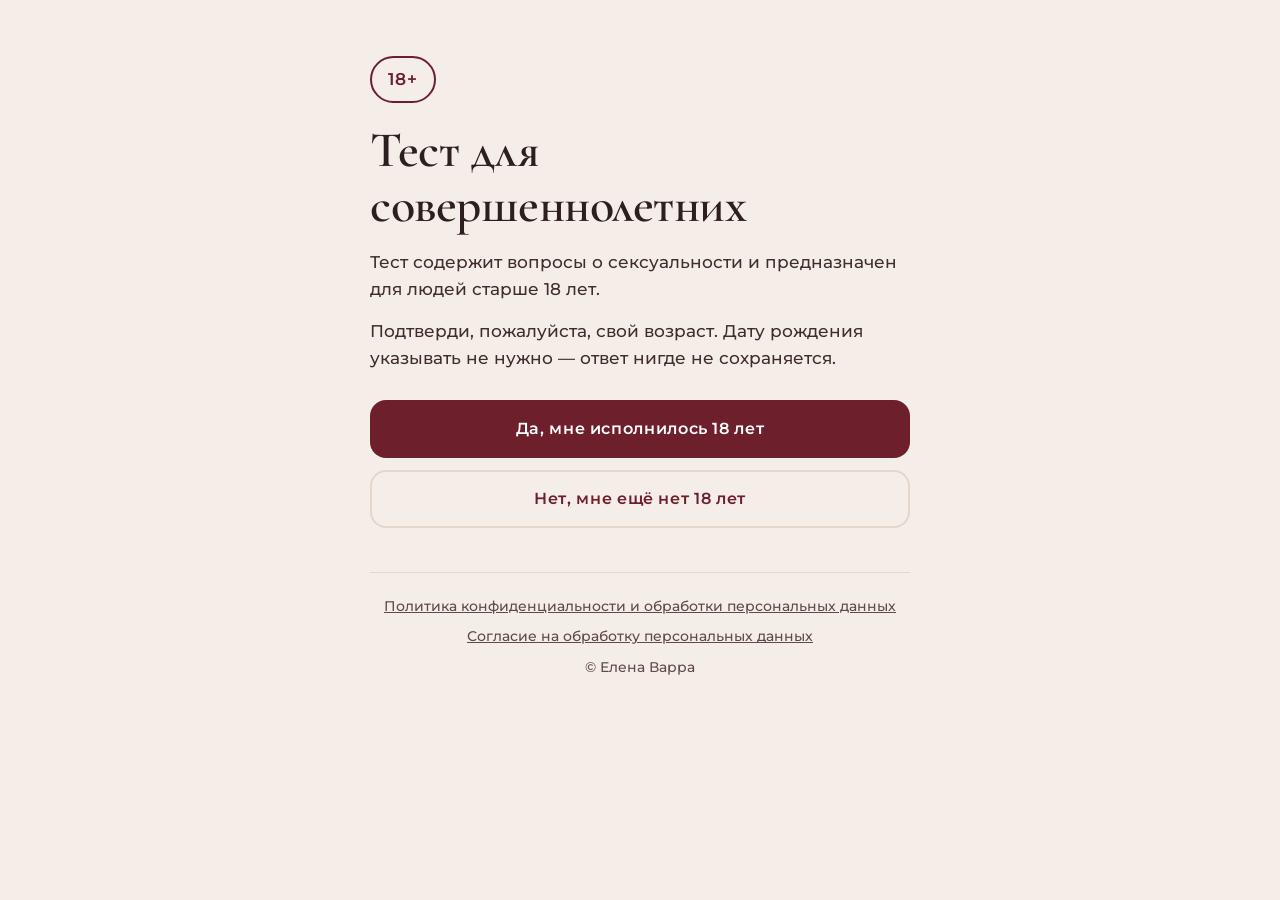
<file: index.html>
<!doctype html>
<html lang="ru">
<head>
<meta charset="utf-8">
<meta name="viewport" content="width=device-width, initial-scale=1">
<title>Какой сексуальный сценарий управляет тобой?</title>
<meta name="description" content="Авторский скрининг: узнай, какие сценарии влияют на твоё возбуждение, удовольствие и оргазм.">
<link rel="preload" href="fonts/CormorantGaramond-normal-500-cyrillic.woff2" as="font" type="font/woff2" crossorigin>
<link rel="preload" href="fonts/Montserrat-normal-400-cyrillic.woff2" as="font" type="font/woff2" crossorigin>
<link rel="stylesheet" href="fonts.css?v=202609250000">
<link rel="stylesheet" href="style.css?v=202609250000">
</head>
<body>
<main class="wrap">
  <p class="loading" id="loading">Загрузка…</p>

  <section id="s-age" hidden>
    <p class="age-badge" id="age-badge"></p>
    <h1 id="age-title"></h1>
    <div class="prose" id="age-text"></div>
    <div id="age-ask">
      <button class="btn" id="age-yes" type="button"></button>
      <button class="btn ghost" id="age-no" type="button"></button>
    </div>
    <p class="age-denied" id="age-denied" hidden role="alert"></p>
  </section>

  <section id="s-start" hidden>
    <p class="marker" id="start-marker"></p>
    <h1 id="start-title"></h1>
    <p class="subtitle" id="start-subtitle"></p>
    <div class="prose" id="start-texts"></div>
    <div class="chips" id="start-chips"></div>
    <blockquote class="accent" id="start-accent"></blockquote>
    <button class="btn" id="start-btn" type="button"></button>
    <p class="muted" id="start-instruction"></p>
  </section>

  <section id="s-question" hidden>
    <div class="q-top">
      <span class="muted small" id="q-counter"></span>
    </div>
    <div class="progress" aria-hidden="true"><i id="q-bar"></i></div>
    <p class="q-text" id="q-text"></p>
    <div class="options" id="q-options"></div>
    <button class="link-btn" id="q-back" type="button"></button>
  </section>

  <section id="s-form" hidden>
    <h2 id="form-title"></h2>
    <div class="prose" id="form-text"></div>
    <form id="lead-form" novalidate>
      <label class="field-label" for="f-name" id="form-name"></label>
      <input type="text" id="f-name" autocomplete="given-name">
      <span class="field-label" id="form-channel"></span>
      <div class="seg" id="f-methods" role="group"></div>
      <label class="field-label" for="f-contact" id="form-contact"></label>
      <input type="text" id="f-contact" autocomplete="off">
      <label class="consent">
        <input type="checkbox" id="f-consent">
        <span><span id="form-consent"></span> <a href="consent.html" target="_blank" rel="noopener" id="form-consent-link"></a></span>
      </label>
      <p class="error" id="f-error" role="alert"></p>
      <button class="btn" type="submit" id="form-btn"></button>
    </form>
    <button class="link-btn" id="form-back" type="button"></button>
  </section>

  <section id="s-result" hidden>
    <h1 id="r-title"></h1>
    <div class="prose" id="r-intro"></div>
    <div id="r-cards"></div>
    <p class="transition" id="r-transition"></p>
    <div class="consult" id="consult">
      <h2 id="c-title"></h2>
      <div class="prose" id="c-text"></div>
      <p class="price" id="c-price"></p>
      <button class="btn" id="c-btn" type="button" aria-expanded="false"></button>
      <div class="channels" id="c-channels" hidden>
        <p class="muted small" id="c-choose"></p>
        <div class="channel-grid" id="c-links"></div>
      </div>
    </div>
    <p class="center"><a class="text-link" id="r-channel" target="_blank" rel="noopener"></a></p>
    <p class="center"><button class="link-btn" id="r-restart" type="button"></button></p>
  </section>

  <footer class="footer" id="footer" hidden>
    <a href="policy.html" target="_blank" rel="noopener" id="footer-policy"></a>
    <a href="consent.html" target="_blank" rel="noopener" id="footer-consent"></a>
    <span class="muted small" id="footer-copyright"></span>
  </footer>
</main>

<script src="config.js?v=202609250000"></script>
<script src="content.js?v=202609250000"></script>
<script src="sheet.js?v=202609250000"></script>
<script src="app.js?v=202609250000"></script>
</body>
</html>
</file>
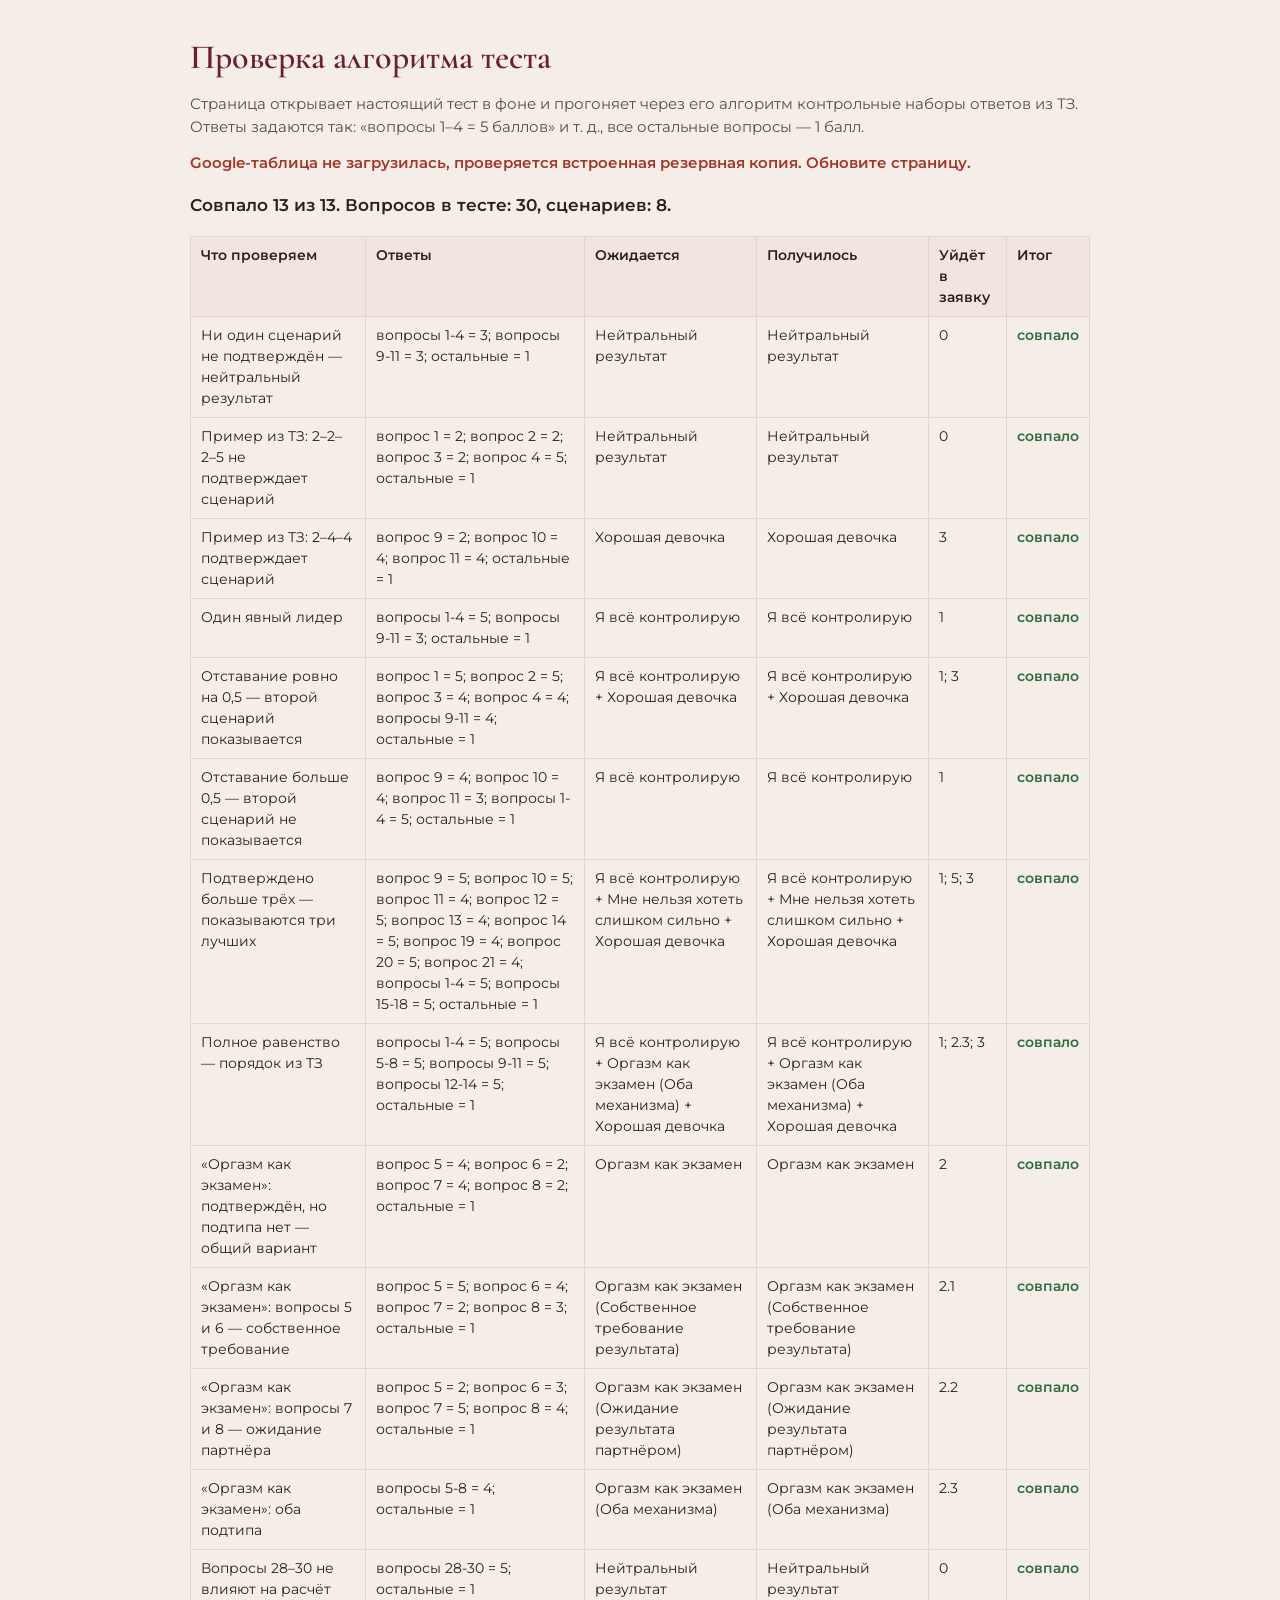
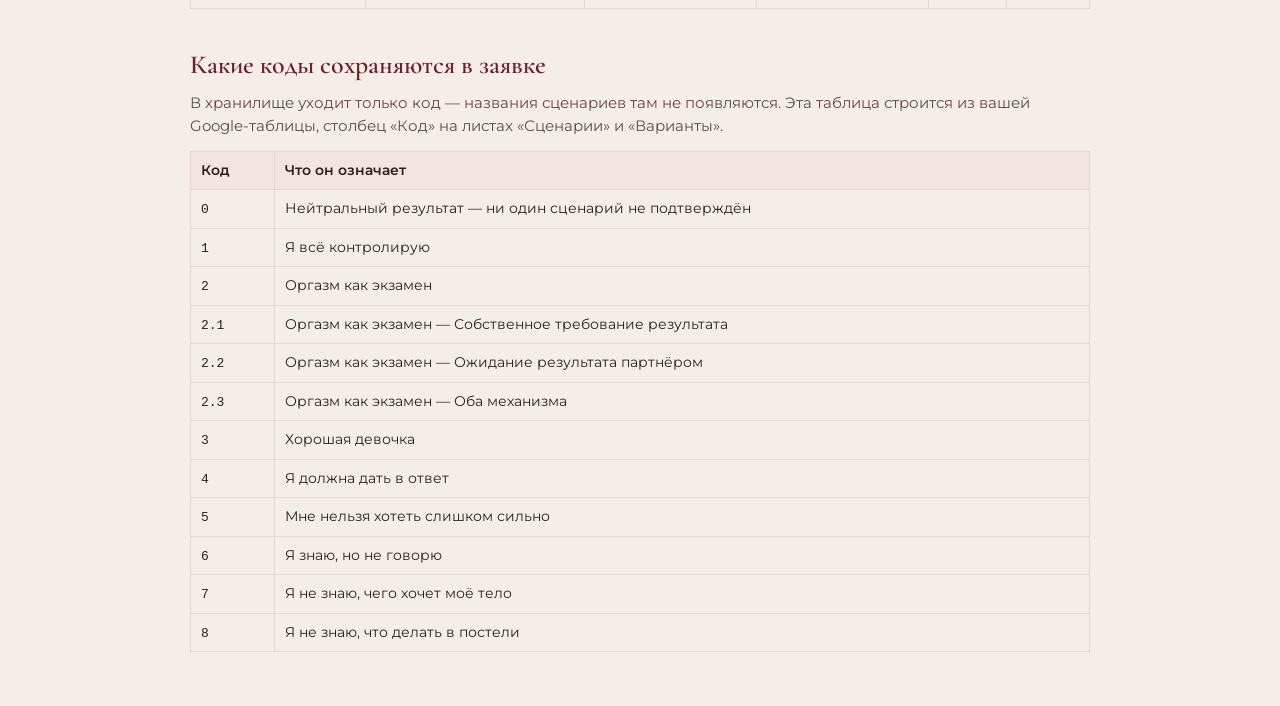
<file: checks.html>
<!doctype html>
<html lang="ru">
<head>
<meta charset="utf-8">
<meta name="viewport" content="width=device-width, initial-scale=1">
<meta name="robots" content="noindex">
<title>Проверка алгоритма теста</title>
<link rel="stylesheet" href="fonts.css?v=202609250000">
<script src="config.js?v=202609250000"></script>
<style>
body { margin: 0; background: #f5eee8; color: #2d1f1f; font: 15px/1.5 "Montserrat", Arial, sans-serif; }
.wrap { max-width: 900px; margin: 0 auto; padding: 32px 18px 60px; }
h1 { font-family: "Cormorant Garamond", Georgia, serif; font-size: 34px; color: #6d1f2b; margin: 0 0 10px; }
h2 { font-family: "Cormorant Garamond", Georgia, serif; font-size: 26px; color: #6d1f2b; margin: 36px 0 8px; }
p { margin: 0 0 14px; }
.total { font-weight: 600; font-size: 17px; margin: 18px 0; }
table { border-collapse: collapse; width: 100%; font-size: 14px; }
th, td { border: 1px solid #e4d6cb; padding: 8px 10px; text-align: left; vertical-align: top; }
th { background: #f2e4e1; }
.ok { color: #2e6b3f; font-weight: 600; }
.fail { color: #a3362a; font-weight: 600; }
code { font-family: Consolas, monospace; font-size: 13px; }
.muted { color: #5f4b46; }
</style>
</head>
<body>
<div class="wrap">
  <h1>Проверка алгоритма теста</h1>
  <p class="muted">Страница открывает настоящий тест в фоне и прогоняет через его алгоритм контрольные наборы ответов из ТЗ.
  Ответы задаются так: «вопросы 1–4 = 5 баллов» и т. д., все остальные вопросы — 1 балл.</p>
  <p id="source" class="muted">Проверяется источник контента…</p>
  <p class="total" id="total">Выполняется…</p>
  <table>
    <thead><tr><th>Что проверяем</th><th>Ответы</th><th>Ожидается</th><th>Получилось</th><th>Уйдёт в заявку</th><th>Итог</th></tr></thead>
    <tbody id="rows"></tbody>
  </table>

  <h2>Какие коды сохраняются в заявке</h2>
  <p class="muted">В хранилище уходит только код — названия сценариев там не появляются.
  Эта таблица строится из вашей Google-таблицы, столбец «Код» на листах «Сценарии» и «Варианты».</p>
  <table>
    <thead><tr><th>Код</th><th>Что он означает</th></tr></thead>
    <tbody id="codes"></tbody>
  </table>
</div>
<iframe id="app" src="index.html" style="width:0;height:0;border:0;position:absolute;left:-9999px" title="тест"></iframe>
<script>
const CASES = [
  { name: "Ни один сценарий не подтверждён — нейтральный результат", answers: { "1-4": 3, "9-11": 3 },
    expect: ["Нейтральный результат"] },
  { name: "Пример из ТЗ: 2–2–2–5 не подтверждает сценарий", answers: { "1": 2, "2": 2, "3": 2, "4": 5 },
    expect: ["Нейтральный результат"] },
  { name: "Пример из ТЗ: 2–4–4 подтверждает сценарий", answers: { "9": 2, "10": 4, "11": 4 },
    expect: ["Хорошая девочка"] },
  { name: "Один явный лидер", answers: { "1-4": 5, "9-11": 3 },
    expect: ["Я всё контролирую"] },
  { name: "Отставание ровно на 0,5 — второй сценарий показывается", answers: { "1": 5, "2": 5, "3": 4, "4": 4, "9-11": 4 },
    expect: ["Я всё контролирую", "Хорошая девочка"] },
  { name: "Отставание больше 0,5 — второй сценарий не показывается", answers: { "1-4": 5, "9": 4, "10": 4, "11": 3 },
    expect: ["Я всё контролирую"] },
  { name: "Подтверждено больше трёх — показываются три лучших", answers: { "1-4": 5, "9": 5, "10": 5, "11": 4, "12": 5, "13": 4, "14": 5, "15-18": 5, "19": 4, "20": 5, "21": 4 },
    expect: ["Я всё контролирую", "Мне нельзя хотеть слишком сильно", "Хорошая девочка"] },
  { name: "Полное равенство — порядок из ТЗ", answers: { "1-4": 5, "5-8": 5, "9-11": 5, "12-14": 5 },
    expect: ["Я всё контролирую", "Оргазм как экзамен (Оба механизма)", "Хорошая девочка"] },
  { name: "«Оргазм как экзамен»: подтверждён, но подтипа нет — общий вариант", answers: { "5": 4, "6": 2, "7": 4, "8": 2 },
    expect: ["Оргазм как экзамен"] },
  { name: "«Оргазм как экзамен»: вопросы 5 и 6 — собственное требование", answers: { "5": 5, "6": 4, "7": 2, "8": 3 },
    expect: ["Оргазм как экзамен (Собственное требование результата)"] },
  { name: "«Оргазм как экзамен»: вопросы 7 и 8 — ожидание партнёра", answers: { "5": 2, "6": 3, "7": 5, "8": 4 },
    expect: ["Оргазм как экзамен (Ожидание результата партнёром)"] },
  { name: "«Оргазм как экзамен»: оба подтипа", answers: { "5-8": 4 },
    expect: ["Оргазм как экзамен (Оба механизма)"] },
  { name: "Вопросы 28–30 не влияют на расчёт", answers: { "28-30": 5 },
    expect: ["Нейтральный результат"] }
];

function build(spec, total) {
  const answers = {};
  for (let n = 1; n <= total; n++) answers[n] = 1;
  for (const [range, value] of Object.entries(spec)) {
    const [from, to] = range.split("-").map(Number);
    for (let n = from; n <= (to || from); n++) answers[n] = value;
  }
  return answers;
}

function describe(spec) {
  return Object.entries(spec).map(([r, v]) => `${r.includes("-") ? "вопросы " : "вопрос "}${r} = ${v}`).join("; ") + "; остальные = 1";
}

document.getElementById("app").addEventListener("load", async () => {
  const app = document.getElementById("app").contentWindow;
  await app.TestApp.ready;
  const content = app.TestApp.content;
  const source = app.TestApp.source;
  const note = document.getElementById("source");
  if (source === "sheet") {
    note.className = "ok";
    note.textContent = "Вопросы и настройки взяты из Google-таблицы — проверяется актуальная версия теста.";
  } else {
    note.className = "fail";
    note.textContent = source === "config"
      ? "Google-таблица не подключена в настройках — проверяется встроенная копия теста."
      : "Google-таблица не загрузилась, проверяется встроенная резервная копия. Обновите страницу.";
  }
  const total = content.questions.length;
  const rows = document.getElementById("rows");
  let passed = 0;
  CASES.forEach(c => {
    const got = app.TestApp.resultLabels(app.TestApp.computeResult(content, build(c.answers, total)));
    const ok = JSON.stringify(got) === JSON.stringify(c.expect);
    if (ok) passed++;
    const tr = document.createElement("tr");
    const codes = app.TestApp.resultCodes(app.TestApp.computeResult(content, build(c.answers, total)));
    [c.name, describe(c.answers), c.expect.join(" + "), got.join(" + "), codes.join("; ")].forEach(text => {
      const td = document.createElement("td");
      td.textContent = text;
      tr.appendChild(td);
    });
    const last = document.createElement("td");
    last.className = ok ? "ok" : "fail";
    last.textContent = ok ? "совпало" : "не совпало";
    tr.appendChild(last);
    rows.appendChild(tr);
  });
  const codeRows = document.getElementById("codes");
  const codeList = [["0", "Нейтральный результат — ни один сценарий не подтверждён"]];
  content.scenarios.forEach(sc => {
    const vs = content.variants.filter(v => v.scenario === sc.name);
    if (!vs.length) codeList.push([sc.code, sc.name]);
    else vs.forEach(v => codeList.push([v.code, sc.name + (v.type === "общий" ? "" : " — " + v.name)]));
  });
  codeList.forEach(([code, label]) => {
    const tr = document.createElement("tr");
    const c1 = document.createElement("td");
    c1.innerHTML = "<code>" + code + "</code>";
    const c2 = document.createElement("td");
    c2.textContent = label;
    tr.append(c1, c2);
    codeRows.appendChild(tr);
  });

  document.getElementById("total").textContent =
    `Совпало ${passed} из ${CASES.length}. Вопросов в тесте: ${total}, сценариев: ${content.scenarios.length}.`;
});
</script>
</body>
</html>
</file>
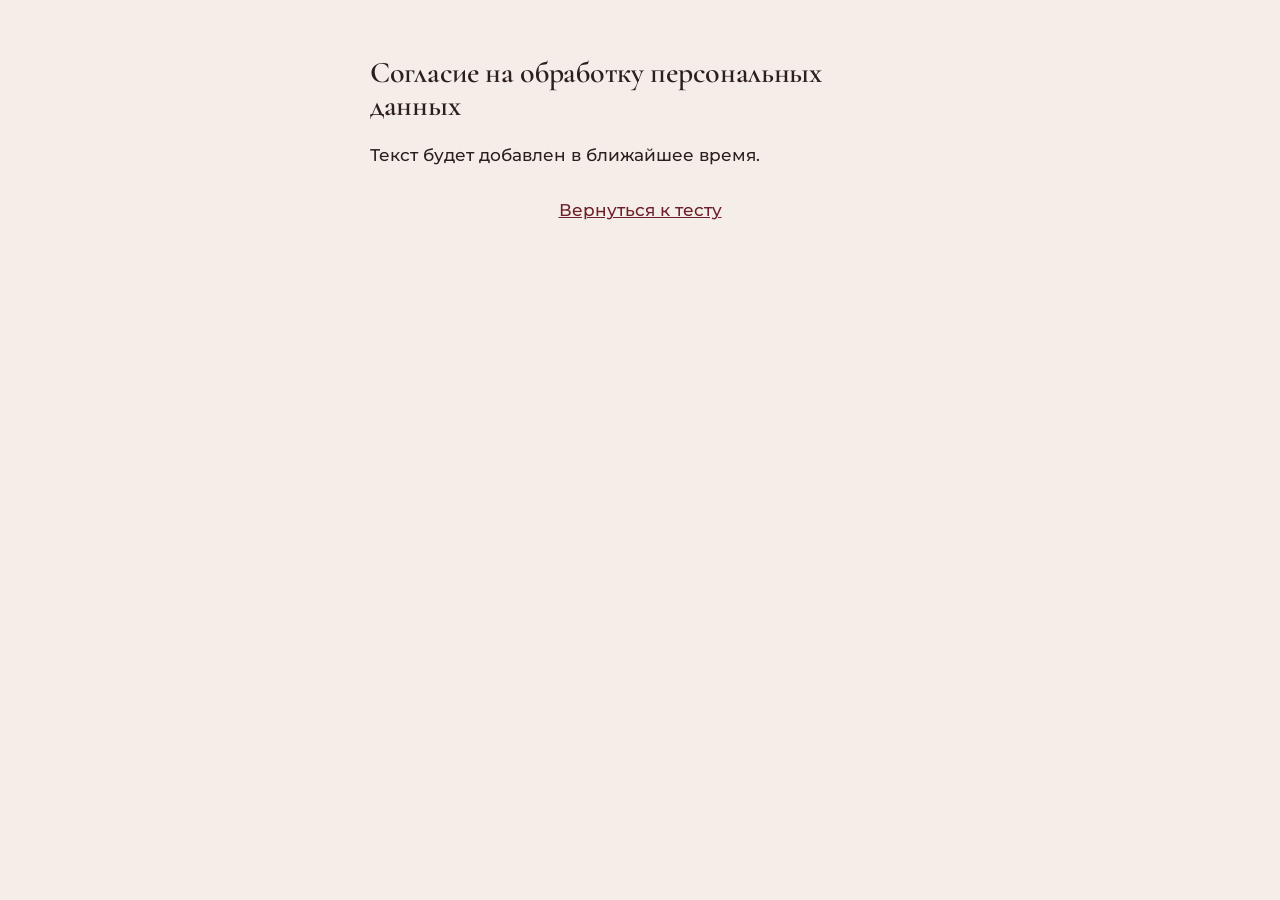
<file: consent.html>
<!doctype html>
<html lang="ru">
<head>
<meta charset="utf-8">
<meta name="viewport" content="width=device-width, initial-scale=1">
<title>Согласие на обработку персональных данных</title>
<link rel="stylesheet" href="fonts.css?v=202609250000">
<link rel="stylesheet" href="style.css?v=202609250000">
</head>
<body data-doc="consent">
<main class="wrap">
  <p class="loading" id="loading">Загрузка…</p>
  <section id="doc" hidden>
    <h1 id="doc-title"></h1>
    <div class="prose" id="doc-body"></div>
    <p class="center"><a class="text-link" href="index.html">Вернуться к тесту</a></p>
  </section>
</main>
<script src="config.js?v=202609250000"></script>
<script src="content.js?v=202609250000"></script>
<script src="sheet.js?v=202609250000"></script>
<script src="doc.js?v=202609250000"></script>
</body>
</html>
</file>
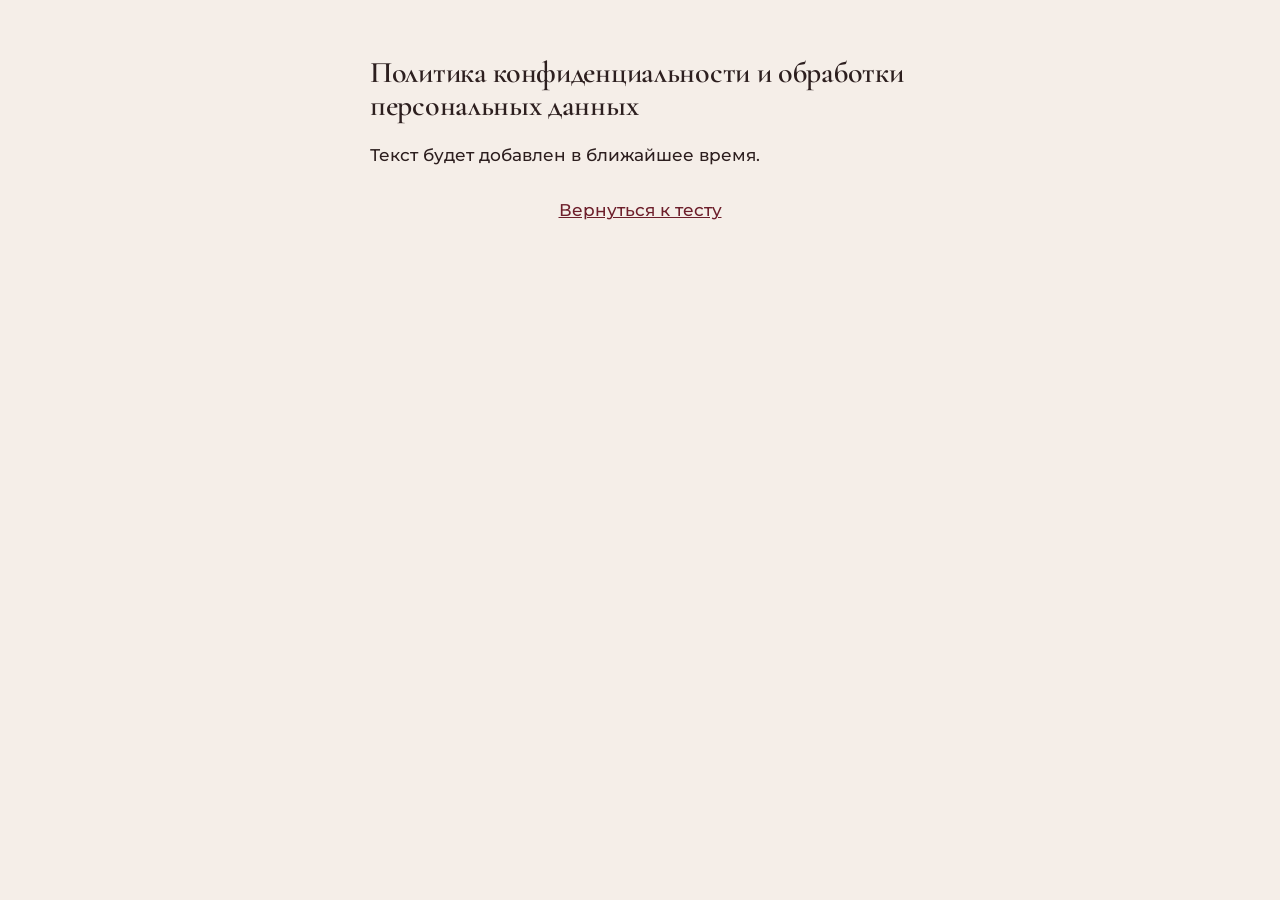
<file: policy.html>
<!doctype html>
<html lang="ru">
<head>
<meta charset="utf-8">
<meta name="viewport" content="width=device-width, initial-scale=1">
<title>Политика конфиденциальности и обработки персональных данных</title>
<link rel="stylesheet" href="fonts.css?v=202609250000">
<link rel="stylesheet" href="style.css?v=202609250000">
</head>
<body data-doc="policy">
<main class="wrap">
  <p class="loading" id="loading">Загрузка…</p>
  <section id="doc" hidden>
    <h1 id="doc-title"></h1>
    <div class="prose" id="doc-body"></div>
    <p class="center"><a class="text-link" href="index.html">Вернуться к тесту</a></p>
  </section>
</main>
<script src="config.js?v=202609250000"></script>
<script src="content.js?v=202609250000"></script>
<script src="sheet.js?v=202609250000"></script>
<script src="doc.js?v=202609250000"></script>
</body>
</html>
</file>
<file: fonts.css>
@font-face {
  font-family: 'Cormorant Garamond';
  font-style: italic;
  font-weight: 500;
  font-display: swap;
  src: url(fonts/CormorantGaramond-italic-500-cyrillic.woff2) format('woff2');
  unicode-range: U+0301, U+0400-045F, U+0490-0491, U+04B0-04B1, U+2116;
}
@font-face {
  font-family: 'Cormorant Garamond';
  font-style: italic;
  font-weight: 500;
  font-display: swap;
  src: url(fonts/CormorantGaramond-italic-500-latin.woff2) format('woff2');
  unicode-range: U+0000-00FF, U+0131, U+0152-0153, U+02BB-02BC, U+02C6, U+02DA, U+02DC, U+0304, U+0308, U+0329, U+2000-206F, U+20AC, U+2122, U+2191, U+2193, U+2212, U+2215, U+FEFF, U+FFFD;
}
@font-face {
  font-family: 'Cormorant Garamond';
  font-style: normal;
  font-weight: 500;
  font-display: swap;
  src: url(fonts/CormorantGaramond-normal-500-cyrillic.woff2) format('woff2');
  unicode-range: U+0301, U+0400-045F, U+0490-0491, U+04B0-04B1, U+2116;
}
@font-face {
  font-family: 'Cormorant Garamond';
  font-style: normal;
  font-weight: 500;
  font-display: swap;
  src: url(fonts/CormorantGaramond-normal-500-latin.woff2) format('woff2');
  unicode-range: U+0000-00FF, U+0131, U+0152-0153, U+02BB-02BC, U+02C6, U+02DA, U+02DC, U+0304, U+0308, U+0329, U+2000-206F, U+20AC, U+2122, U+2191, U+2193, U+2212, U+2215, U+FEFF, U+FFFD;
}
@font-face {
  font-family: 'Cormorant Garamond';
  font-style: normal;
  font-weight: 600;
  font-display: swap;
  src: url(fonts/CormorantGaramond-normal-500-cyrillic.woff2) format('woff2');
  unicode-range: U+0301, U+0400-045F, U+0490-0491, U+04B0-04B1, U+2116;
}
@font-face {
  font-family: 'Cormorant Garamond';
  font-style: normal;
  font-weight: 600;
  font-display: swap;
  src: url(fonts/CormorantGaramond-normal-500-latin.woff2) format('woff2');
  unicode-range: U+0000-00FF, U+0131, U+0152-0153, U+02BB-02BC, U+02C6, U+02DA, U+02DC, U+0304, U+0308, U+0329, U+2000-206F, U+20AC, U+2122, U+2191, U+2193, U+2212, U+2215, U+FEFF, U+FFFD;
}
@font-face {
  font-family: 'Montserrat';
  font-style: normal;
  font-weight: 400;
  font-display: swap;
  src: url(fonts/Montserrat-normal-400-cyrillic.woff2) format('woff2');
  unicode-range: U+0301, U+0400-045F, U+0490-0491, U+04B0-04B1, U+2116;
}
@font-face {
  font-family: 'Montserrat';
  font-style: normal;
  font-weight: 400;
  font-display: swap;
  src: url(fonts/Montserrat-normal-400-latin.woff2) format('woff2');
  unicode-range: U+0000-00FF, U+0131, U+0152-0153, U+02BB-02BC, U+02C6, U+02DA, U+02DC, U+0304, U+0308, U+0329, U+2000-206F, U+20AC, U+2122, U+2191, U+2193, U+2212, U+2215, U+FEFF, U+FFFD;
}
@font-face {
  font-family: 'Montserrat';
  font-style: normal;
  font-weight: 500;
  font-display: swap;
  src: url(fonts/Montserrat-normal-400-cyrillic.woff2) format('woff2');
  unicode-range: U+0301, U+0400-045F, U+0490-0491, U+04B0-04B1, U+2116;
}
@font-face {
  font-family: 'Montserrat';
  font-style: normal;
  font-weight: 500;
  font-display: swap;
  src: url(fonts/Montserrat-normal-400-latin.woff2) format('woff2');
  unicode-range: U+0000-00FF, U+0131, U+0152-0153, U+02BB-02BC, U+02C6, U+02DA, U+02DC, U+0304, U+0308, U+0329, U+2000-206F, U+20AC, U+2122, U+2191, U+2193, U+2212, U+2215, U+FEFF, U+FFFD;
}
@font-face {
  font-family: 'Montserrat';
  font-style: normal;
  font-weight: 600;
  font-display: swap;
  src: url(fonts/Montserrat-normal-400-cyrillic.woff2) format('woff2');
  unicode-range: U+0301, U+0400-045F, U+0490-0491, U+04B0-04B1, U+2116;
}
@font-face {
  font-family: 'Montserrat';
  font-style: normal;
  font-weight: 600;
  font-display: swap;
  src: url(fonts/Montserrat-normal-400-latin.woff2) format('woff2');
  unicode-range: U+0000-00FF, U+0131, U+0152-0153, U+02BB-02BC, U+02C6, U+02DA, U+02DC, U+0304, U+0308, U+0329, U+2000-206F, U+20AC, U+2122, U+2191, U+2193, U+2212, U+2215, U+FEFF, U+FFFD;
}
</file>
<file: style.css>
:root {
  --bg: #f5eee8;
  --surface: #fbf8f4;
  --sand: #ecdfd4;
  --text: #2d1f1f;
  --muted: #5f4b46;
  --line: #e4d6cb;
  --accent: #6d1f2b;
  --accent-dark: #551622;
  --accent-soft: #f2e4e1;
  --error: #a3362a;
  --serif: "Cormorant Garamond", Georgia, "Times New Roman", serif;
  --sans: "Montserrat", system-ui, -apple-system, "Segoe UI", Roboto, Arial, sans-serif;
}

* { box-sizing: border-box; }
html { -webkit-text-size-adjust: 100%; }
body { margin: 0; background: var(--bg); color: var(--text); font: 500 17px/1.6 var(--sans); }
.wrap { max-width: 580px; margin: 0 auto; padding: 36px 20px 28px; }
[hidden] { display: none !important; }

h1, h2, h3 { font-family: var(--serif); font-weight: 600; line-height: 1.1; margin: 0 0 16px; color: var(--text); }
h1 { font-size: 42px; letter-spacing: -.01em; }
h2 { font-size: 34px; }
h3 { font-size: 30px; }
p { margin: 0 0 14px; }
.prose p { margin: 0 0 14px; }
.muted { color: var(--muted); }
.small { font-size: 14px; }
.center { text-align: center; }
.loading { text-align: center; color: var(--muted); padding: 80px 0; }

.marker { font-size: 12px; font-weight: 600; letter-spacing: .18em; text-transform: uppercase; color: var(--accent); margin-bottom: 18px; }
.subtitle { font-size: 18px; font-weight: 500; line-height: 1.5; margin-bottom: 20px; }
#start-texts { color: #3f2e2b; font-weight: 500; }
#start-instruction, .footer, .hint, #form-text { color: var(--muted); }

.chips { display: flex; flex-wrap: wrap; gap: 10px; margin: 24px 0 30px; }
.chip { background: var(--surface); border: 1.5px solid var(--line); border-radius: 999px; padding: 9px 18px; font-size: 15px; }

.accent { margin: 0 0 32px; padding: 2px 0 2px 22px; border-left: 3px solid var(--accent); font-family: var(--serif); font-size: 25px; line-height: 1.4; }

.btn { display: block; width: 100%; min-height: 58px; border: 0; border-radius: 16px; background: var(--accent); color: #fff; font: 600 16px/1.3 var(--sans); letter-spacing: .04em; padding: 16px 20px; cursor: pointer; transition: background .15s; }
.btn:hover { background: var(--accent-dark); }
.btn:focus-visible, .opt:focus-visible, .seg button:focus-visible, .link-btn:focus-visible, a:focus-visible { outline: 3px solid rgba(109, 31, 43, .35); outline-offset: 2px; }
#start-btn + .muted { margin-top: 18px; font-size: 15px; }

.age-badge { display: inline-block; margin: 0 0 20px; padding: 8px 16px; border: 2px solid var(--accent); border-radius: 999px; color: var(--accent); font-size: 17px; font-weight: 700; letter-spacing: .06em; }
#age-text { color: #3f2e2b; }
#age-ask { display: flex; flex-direction: column; gap: 12px; margin-top: 28px; }
.btn.ghost { background: transparent; color: var(--accent); border: 2px solid var(--line); }
.btn.ghost:hover { background: var(--accent-soft); }
.age-denied { margin-top: 28px; padding: 18px 20px; background: var(--surface); border: 1.5px solid var(--line); border-radius: 16px; color: var(--muted); }

.link-btn { appearance: none; border: 0; background: none; color: var(--muted); font: inherit; font-size: 15px; padding: 10px 0; cursor: pointer; }
.link-btn:hover { color: var(--text); }
.text-link { color: var(--accent); font-weight: 500; }

.progress { height: 4px; background: var(--line); border-radius: 99px; overflow: hidden; margin: 10px 0 30px; }
.progress > i { display: block; height: 100%; width: 0; background: var(--accent); transition: width .25s; }
.q-text { font-family: var(--serif); font-size: 28px; font-weight: 600; line-height: 1.3; margin-bottom: 26px; min-height: 3.9em; }
.options { display: grid; gap: 10px; margin-bottom: 14px; }
.opt { display: flex; align-items: center; gap: 14px; width: 100%; min-height: 56px; text-align: left; background: var(--surface); border: 1.5px solid var(--line); border-radius: 14px; padding: 10px 16px; font: inherit; color: inherit; cursor: pointer; transition: border-color .15s, background .15s; }
.opt:hover { border-color: var(--accent); }
.opt.sel { border-color: var(--accent); background: var(--accent-soft); }
.opt b { flex: none; width: 32px; height: 32px; border-radius: 50%; display: grid; place-items: center; background: var(--sand); color: var(--accent); font-weight: 600; }
.opt.sel b { background: var(--accent); color: #fff; }

.field-label { display: block; font-weight: 600; font-size: 15px; margin: 20px 0 8px; }
input[type=text] { width: 100%; min-height: 52px; padding: 12px 16px; border: 1.5px solid var(--line); border-radius: 14px; background: var(--surface); font: inherit; color: inherit; }
input[type=text]:focus { outline: none; border-color: var(--accent); }
.seg { display: grid; grid-template-columns: repeat(3, 1fr); gap: 8px; }
.seg button { min-height: 48px; border: 1.5px solid var(--line); background: var(--surface); border-radius: 12px; padding: 8px 6px; font: inherit; font-size: 14px; color: inherit; cursor: pointer; }
.seg button.sel { border-color: var(--accent); background: var(--accent-soft); font-weight: 600; }
.consent { display: flex; gap: 12px; align-items: flex-start; margin: 22px 0 6px; font-size: 14px; color: var(--muted); cursor: pointer; }
.consent input { flex: none; width: 20px; height: 20px; margin: 1px 0 0; accent-color: var(--accent); }
.consent a { color: var(--accent); }
.error { color: var(--error); font-size: 14px; min-height: 22px; margin: 6px 0 12px; }
#form-back { margin-top: 8px; }

.card { background: var(--surface); border: 1.5px solid var(--line); border-radius: 22px; padding: 26px 22px; margin: 22px 0; }
.card h3 { color: var(--accent); margin-bottom: 18px; }
.label { font-size: 12px; font-weight: 600; letter-spacing: .14em; text-transform: uppercase; color: var(--muted); margin: 0 0 8px; }
.program { margin: 0 0 22px; padding-left: 18px; border-left: 3px solid var(--accent); font-family: var(--serif); font-style: italic; font-size: 23px; line-height: 1.35; }
.reflect { background: var(--sand); border-radius: 16px; padding: 18px 18px 6px; margin-top: 20px; }
.reflect p:last-child { font-family: var(--serif); font-style: italic; font-size: 21px; line-height: 1.4; }
.transition { font-family: var(--serif); font-size: 25px; line-height: 1.35; text-align: center; margin: 34px 8px; }

.consult { background: var(--surface); border: 1.5px solid var(--accent); border-radius: 22px; padding: 28px 22px; margin: 30px 0 24px; }
.consult h2 { font-size: 32px; }
.price { font-weight: 600; font-size: 17px; margin: 18px 0 16px; }
.channels { margin-top: 18px; }
.channel-grid { display: grid; grid-template-columns: repeat(3, 1fr); gap: 8px; }
.channel-grid a { display: flex; align-items: center; justify-content: center; min-height: 50px; border: 1.5px solid var(--line); border-radius: 12px; background: #fff; color: var(--text); font-weight: 600; font-size: 14px; text-decoration: none; }
.channel-grid a:hover { border-color: var(--accent); color: var(--accent); }

.footer { display: flex; flex-direction: column; align-items: center; gap: 8px; margin-top: 44px; padding-top: 22px; border-top: 1px solid var(--line); text-align: center; font-size: 14px; }
.footer a { color: var(--muted); }

#doc h1 { font-size: 30px; margin-bottom: 20px; }
#doc .prose { margin-bottom: 28px; }

@media (min-width: 640px) {
  .wrap { padding-top: 56px; }
  h1 { font-size: 50px; }
  .q-text { font-size: 30px; }
}
@media (max-width: 420px) {
  h1 { font-size: 36px; }
  h2 { font-size: 30px; }
  .seg button { font-size: 13px; padding: 8px 2px; }
  .channel-grid { grid-template-columns: 1fr; }
  .accent { font-size: 23px; }
}
</file>
